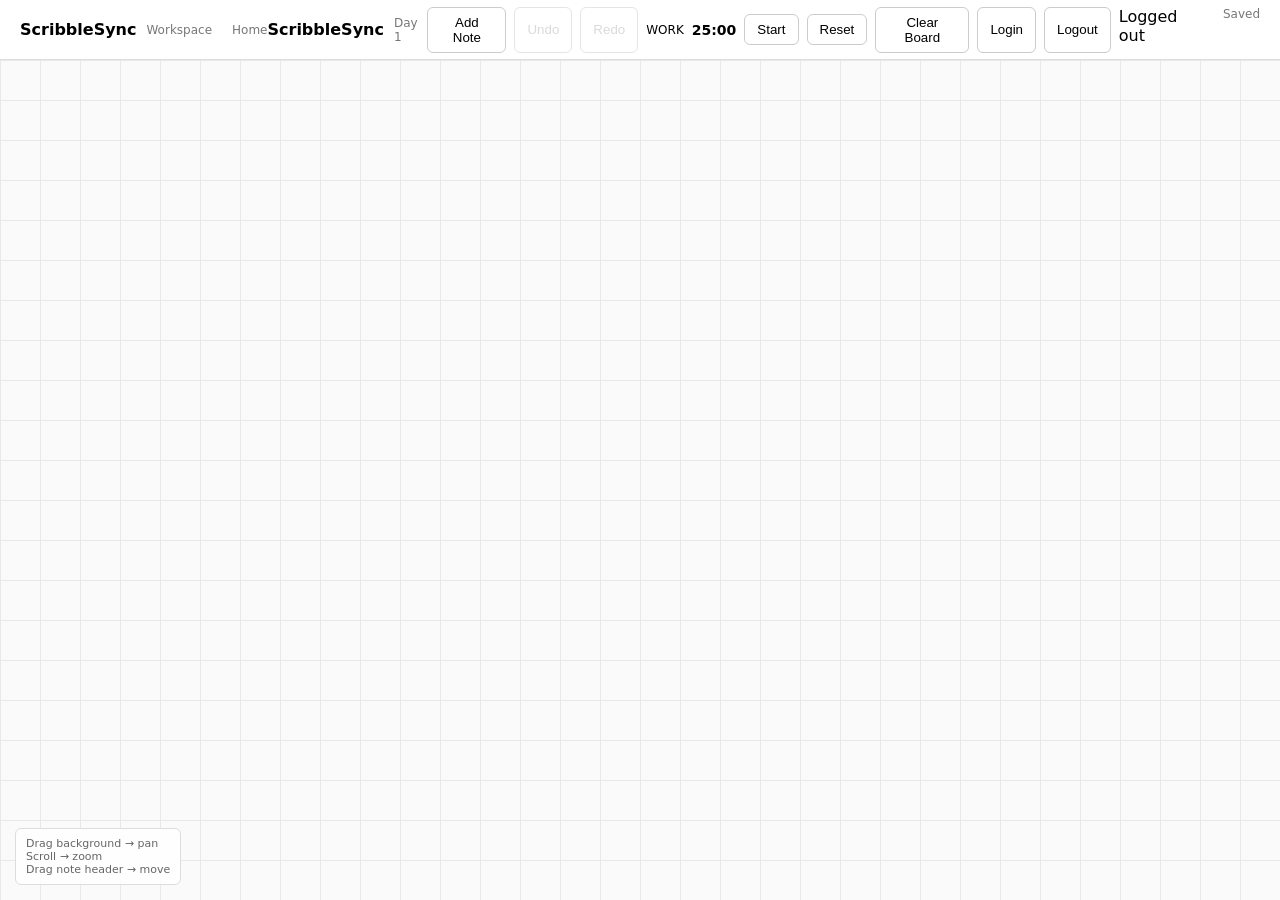
<file: index.html>
<!DOCTYPE html>
<html lang="en">
<head>
    <meta charset="UTF-8">
    <meta name="viewport" content="width=device-width, initial-scale=1.0">

    <title>ScribbleSync</title>

    <link rel="stylesheet" href="./css/style.css">
</head>

<body>

<div id="app">

    <header id="toolbar">
        <div class="brand">

    <strong>ScribbleSync</strong>

    <span>Workspace</span>

    <a
        href="./home.html"
        style="
            margin-left: 10px;
            font-size: 12px;
            color: #777;
            text-decoration: none;
        "
    >
        Home
    </a>

</div>
        <div class="brand">
            <strong>ScribbleSync</strong>
            <span>Day 1</span>
        </div>

        <div class="toolbar-actions">
            <button id="add-note-btn">Add Note</button>
            <button id="undo-btn" disabled>Undo</button>
            <button id="redo-btn" disabled>Redo</button>
            <div id="timer">

    <span id="timer-label">
        WORK
    </span>

    <strong id="timer-display">
        25:00
    </strong>

    <button id="timer-start">
        Start
    </button>

    <button id="timer-reset">
        Reset
    </button>

</div>

            <button id="clear-board-btn">Clear Board</button>
            <button id="login-btn">Login</button>
            <button id="logout-btn">Logout</button>
            <span id="session-status">Logged out</span>
            <span id="save-status">Saved</span>
        </div>
    </header>

    <main id="canvas-viewport">
        <div id="canvas-world"></div>

        <div id="help">
            Drag background → pan<br>
            Scroll → zoom<br>
            Drag note header → move
        </div>
    </main>

</div>

<script type="module" src="./js/main.js"></script>

</body>
</html>
</file>
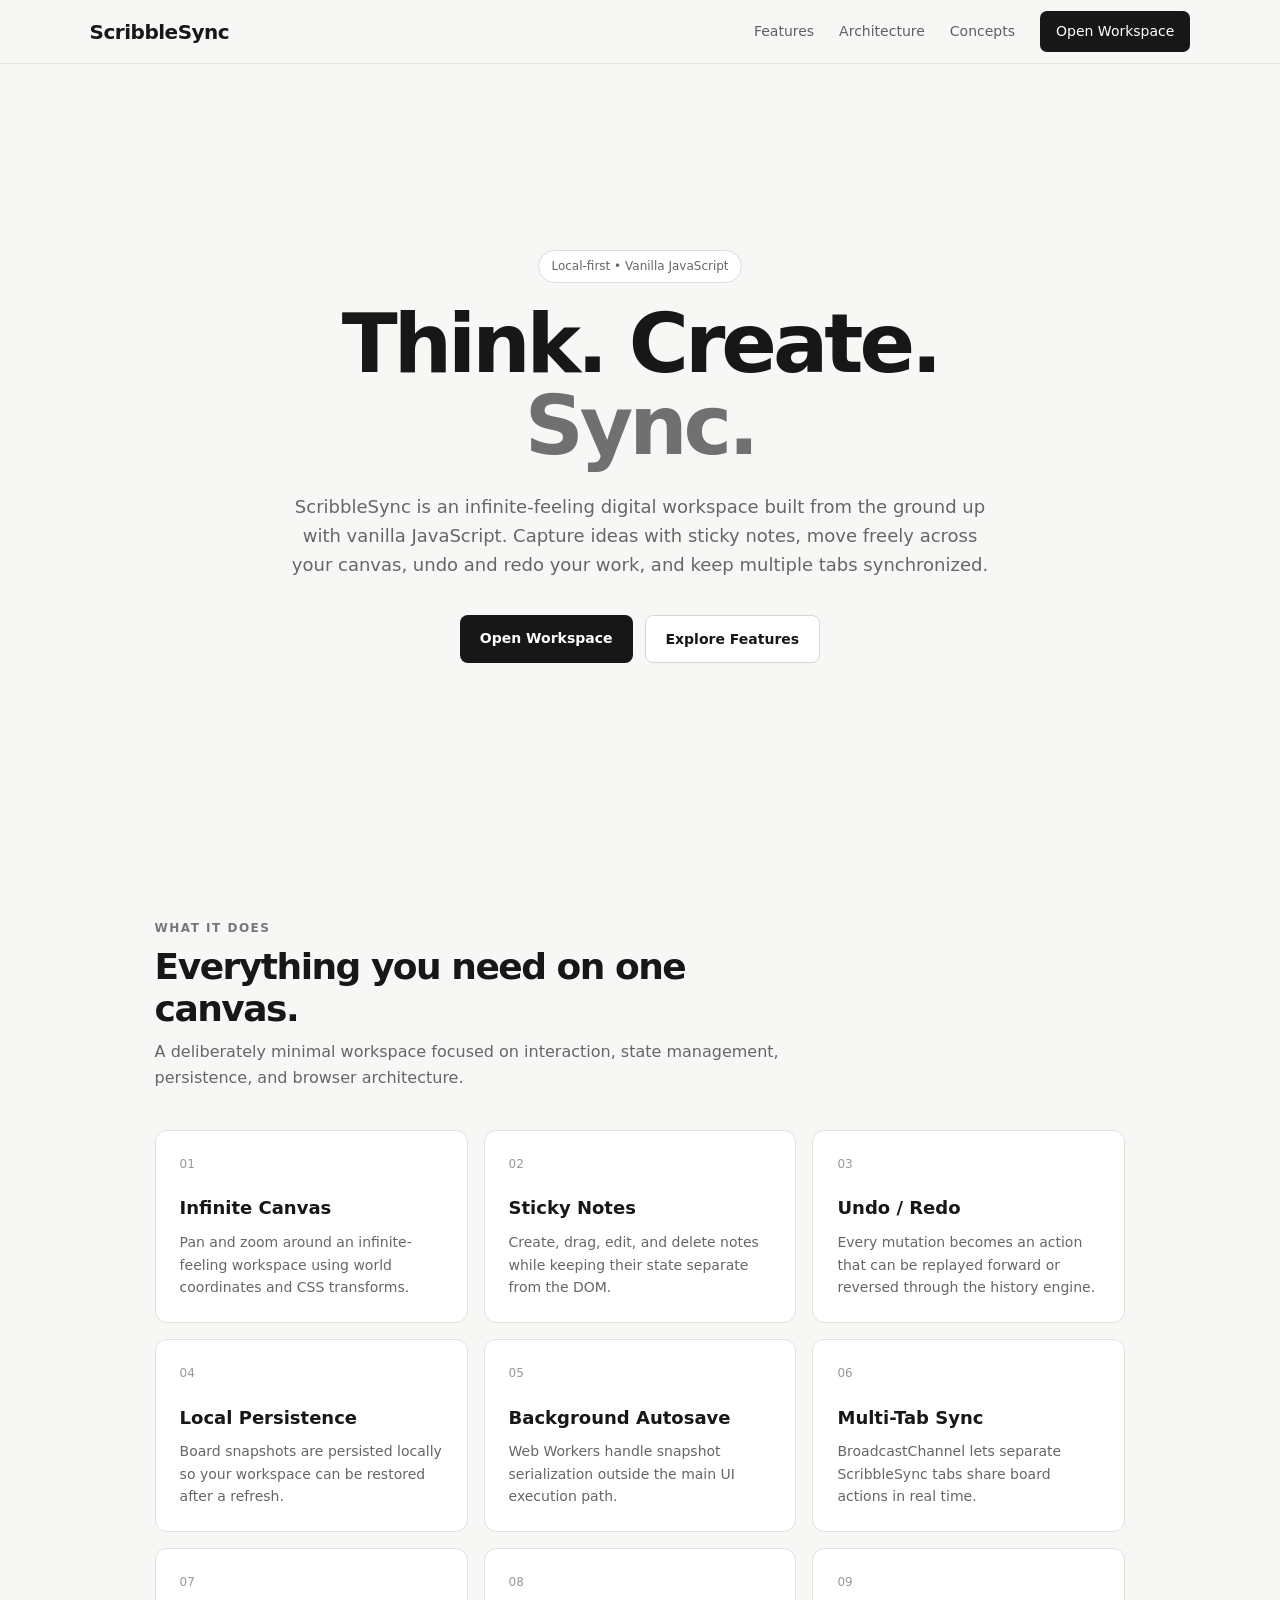
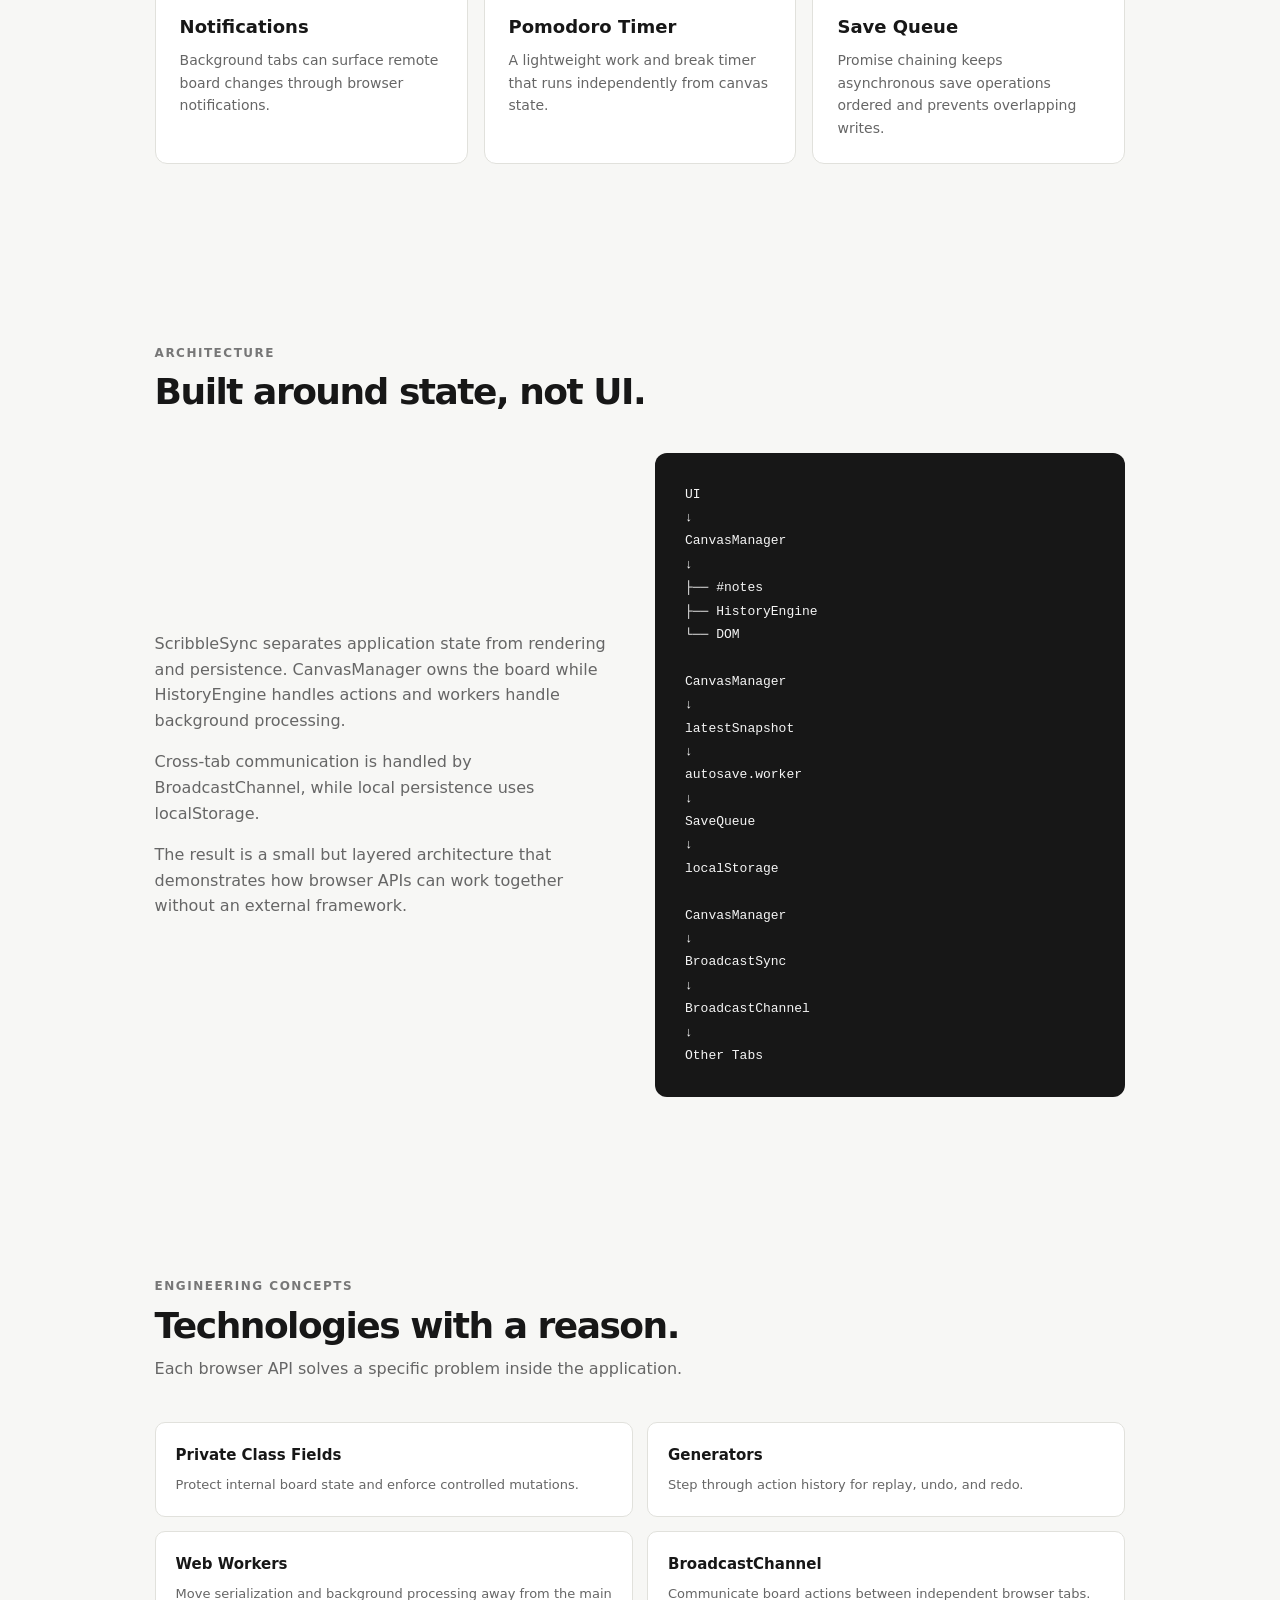
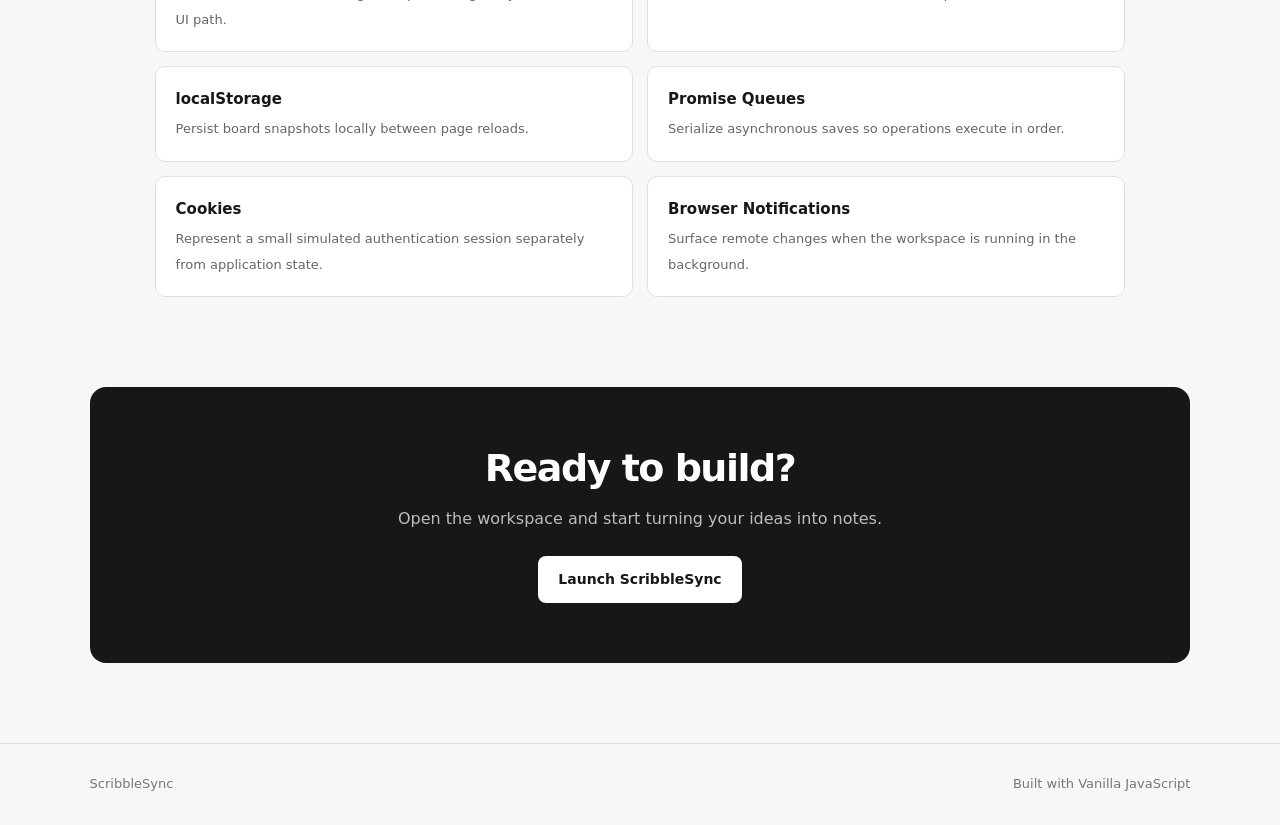
<file: home.html>
<!DOCTYPE html>
<html lang="en">

<head>

    <meta charset="UTF-8">

    <meta
        name="viewport"
        content="width=device-width, initial-scale=1.0"
    >

    <title>ScribbleSync — Local-First Workspace</title>

    <link
        rel="stylesheet"
        href="./css/homepage.css"
    >

</head>


<body>


    <!-- ================= NAVBAR ================= -->

    <nav class="navbar">

        <a
            href="./homepage.html"
            class="logo"
        >
            ScribbleSync
        </a>


        <div class="nav-links">

            <a href="#features">
                Features
            </a>

            <a href="#architecture">
                Architecture
            </a>

            <a href="#concepts">
                Concepts
            </a>

            <a
                href="./index.html"
                class="launch-button"
            >
                Open Workspace
            </a>

        </div>

    </nav>



    <!-- ================= HERO ================= -->

    <section class="hero">

        <div class="hero-content">

            <div class="badge">
                Local-first • Vanilla JavaScript
            </div>


            <h1>
                Think. Create.
                <span>Sync.</span>
            </h1>


            <p>
                ScribbleSync is an infinite-feeling digital
                workspace built from the ground up with
                vanilla JavaScript. Capture ideas with
                sticky notes, move freely across your canvas,
                undo and redo your work, and keep multiple
                tabs synchronized.
            </p>


            <div class="hero-buttons">

                <a
                    href="./index.html"
                    class="primary-button"
                >
                    Open Workspace
                </a>


                <a
                    href="#features"
                    class="secondary-button"
                >
                    Explore Features
                </a>

            </div>

        </div>

    </section>



    <!-- ================= FEATURES ================= -->

    <section
        class="section"
        id="features"
    >

        <div class="section-header">

            <div class="section-label">
                What it does
            </div>


            <h2>
                Everything you need
                on one canvas.
            </h2>


            <p>
                A deliberately minimal workspace focused on
                interaction, state management, persistence,
                and browser architecture.
            </p>

        </div>


        <div class="features">


            <div class="feature-card">

                <div class="feature-number">
                    01
                </div>

                <h3>
                    Infinite Canvas
                </h3>

                <p>
                    Pan and zoom around an infinite-feeling
                    workspace using world coordinates and
                    CSS transforms.
                </p>

            </div>


            <div class="feature-card">

                <div class="feature-number">
                    02
                </div>

                <h3>
                    Sticky Notes
                </h3>

                <p>
                    Create, drag, edit, and delete notes
                    while keeping their state separate
                    from the DOM.
                </p>

            </div>


            <div class="feature-card">

                <div class="feature-number">
                    03
                </div>

                <h3>
                    Undo / Redo
                </h3>

                <p>
                    Every mutation becomes an action that
                    can be replayed forward or reversed
                    through the history engine.
                </p>

            </div>


            <div class="feature-card">

                <div class="feature-number">
                    04
                </div>

                <h3>
                    Local Persistence
                </h3>

                <p>
                    Board snapshots are persisted locally
                    so your workspace can be restored
                    after a refresh.
                </p>

            </div>


            <div class="feature-card">

                <div class="feature-number">
                    05
                </div>

                <h3>
                    Background Autosave
                </h3>

                <p>
                    Web Workers handle snapshot serialization
                    outside the main UI execution path.
                </p>

            </div>


            <div class="feature-card">

                <div class="feature-number">
                    06
                </div>

                <h3>
                    Multi-Tab Sync
                </h3>

                <p>
                    BroadcastChannel lets separate
                    ScribbleSync tabs share board actions
                    in real time.
                </p>

            </div>


            <div class="feature-card">

                <div class="feature-number">
                    07
                </div>

                <h3>
                    Notifications
                </h3>

                <p>
                    Background tabs can surface remote
                    board changes through browser
                    notifications.
                </p>

            </div>


            <div class="feature-card">

                <div class="feature-number">
                    08
                </div>

                <h3>
                    Pomodoro Timer
                </h3>

                <p>
                    A lightweight work and break timer
                    that runs independently from canvas
                    state.
                </p>

            </div>


            <div class="feature-card">

                <div class="feature-number">
                    09
                </div>

                <h3>
                    Save Queue
                </h3>

                <p>
                    Promise chaining keeps asynchronous
                    save operations ordered and prevents
                    overlapping writes.
                </p>

            </div>


        </div>

    </section>



    <!-- ================= ARCHITECTURE ================= -->

    <section
        class="section"
        id="architecture"
    >

        <div class="section-header">

            <div class="section-label">
                Architecture
            </div>


            <h2>
                Built around state,
                not UI.
            </h2>

        </div>


        <div class="architecture">


            <div class="architecture-text">

                <p>
                    ScribbleSync separates application state
                    from rendering and persistence.
                    CanvasManager owns the board while
                    HistoryEngine handles actions and
                    workers handle background processing.
                </p>


                <p>
                    Cross-tab communication is handled by
                    BroadcastChannel, while local persistence
                    uses localStorage.
                </p>


                <p>
                    The result is a small but layered
                    architecture that demonstrates how
                    browser APIs can work together without
                    an external framework.
                </p>

            </div>


            <div class="architecture-diagram">

                UI
                <br>
                ↓
                <br>
                CanvasManager
                <br>
                ↓
                <br>
                ├── #notes
                <br>
                ├── HistoryEngine
                <br>
                └── DOM
                <br>
                <br>
                CanvasManager
                <br>
                ↓
                <br>
                latestSnapshot
                <br>
                ↓
                <br>
                autosave.worker
                <br>
                ↓
                <br>
                SaveQueue
                <br>
                ↓
                <br>
                localStorage
                <br>
                <br>
                CanvasManager
                <br>
                ↓
                <br>
                BroadcastSync
                <br>
                ↓
                <br>
                BroadcastChannel
                <br>
                ↓
                <br>
                Other Tabs

            </div>

        </div>

    </section>



    <!-- ================= CONCEPTS ================= -->

    <section
        class="section"
        id="concepts"
    >

        <div class="section-header">

            <div class="section-label">
                Engineering Concepts
            </div>


            <h2>
                Technologies with a reason.
            </h2>


            <p>
                Each browser API solves a specific problem
                inside the application.
            </p>

        </div>


        <div class="concepts">


            <div class="concept">

                <strong>
                    Private Class Fields
                </strong>

                <span>
                    Protect internal board state and
                    enforce controlled mutations.
                </span>

            </div>


            <div class="concept">

                <strong>
                    Generators
                </strong>

                <span>
                    Step through action history for
                    replay, undo, and redo.
                </span>

            </div>


            <div class="concept">

                <strong>
                    Web Workers
                </strong>

                <span>
                    Move serialization and background
                    processing away from the main UI path.
                </span>

            </div>


            <div class="concept">

                <strong>
                    BroadcastChannel
                </strong>

                <span>
                    Communicate board actions between
                    independent browser tabs.
                </span>

            </div>


            <div class="concept">

                <strong>
                    localStorage
                </strong>

                <span>
                    Persist board snapshots locally
                    between page reloads.
                </span>

            </div>


            <div class="concept">

                <strong>
                    Promise Queues
                </strong>

                <span>
                    Serialize asynchronous saves so
                    operations execute in order.
                </span>

            </div>


            <div class="concept">

                <strong>
                    Cookies
                </strong>

                <span>
                    Represent a small simulated
                    authentication session separately
                    from application state.
                </span>

            </div>


            <div class="concept">

                <strong>
                    Browser Notifications
                </strong>

                <span>
                    Surface remote changes when the
                    workspace is running in the background.
                </span>

            </div>

        </div>

    </section>



    <!-- ================= CTA ================= -->

    <section class="cta">

        <h2>
            Ready to build?
        </h2>


        <p>
            Open the workspace and start turning your
            ideas into notes.
        </p>


        <a
            href="./index.html"
            class="cta-button"
        >
            Launch ScribbleSync
        </a>

    </section>



    <!-- ================= FOOTER ================= -->

    <footer>

        <span>
            ScribbleSync
        </span>


        <span>
            Built with Vanilla JavaScript
        </span>

    </footer>


</body>

</html>
</file>
<file: css/style.css>
* {
    box-sizing: border-box;
}

html,
body {
    width: 100%;
    height: 100%;
    margin: 0;
    overflow: hidden;

    font-family: system-ui, -apple-system, BlinkMacSystemFont, "Segoe UI", sans-serif;
}

body {
    background: #f4f4f4;
}

#app {
    width: 100vw;
    height: 100vh;
}


#toolbar {
    position: fixed;
    top: 0;
    left: 0;

    width: 100%;
    height: 60px;

    display: flex;
    align-items: center;
    justify-content: space-between;

    padding: 0 20px;

    background: white;
    border-bottom: 1px solid #ddd;

    z-index: 10000;
}

.brand {
    display: flex;
    align-items: center;
    gap: 10px;
}

.brand span {
    font-size: 12px;
    color: #777;
}

.toolbar-actions {
    display: flex;
    gap: 8px;
}

button {
    border: 1px solid #ccc;
    background: white;
    padding: 7px 12px;
    border-radius: 6px;
    cursor: pointer;
}

button:hover:not(:disabled) {
    background: #f0f0f0;
}

button:disabled {
    opacity: 0.5;
    cursor: not-allowed;
}


#canvas-viewport {
    position: absolute;

    top: 60px;
    left: 0;
    right: 0;
    bottom: 0;

    overflow: hidden;

    background-color: #fafafa;

    background-image:
        linear-gradient(#e8e8e8 1px, transparent 1px),
        linear-gradient(90deg, #e8e8e8 1px, transparent 1px);

    background-size: 40px 40px;

    cursor: grab;
}

#canvas-viewport.is-panning {
    cursor: grabbing;
}


#canvas-world {
    position: absolute;

    left: 0;
    top: 0;

    width: 0;
    height: 0;

    transform-origin: 0 0;
}


.sticky-note {
    position: absolute;

    display: flex;
    flex-direction: column;

    width: 180px;
    height: 130px;

    background: #fff59d;
    border: 1px solid #e5db70;
    border-radius: 8px;

    box-shadow: 0 4px 12px rgba(0, 0, 0, 0.12);

    user-select: none;
}

.sticky-note.active {
    outline: 2px solid #555;
}

.note-header {
    height: 28px;

    display: flex;
    align-items: center;
    justify-content: space-between;

    padding: 0 7px;

    cursor: move;

    border-bottom: 1px solid rgba(0, 0, 0, 0.08);
}

.note-title {
    font-size: 11px;
    color: #777;
}

.delete-note {
    padding: 0;

    width: 22px;
    height: 22px;

    border: none;
    background: transparent;

    font-size: 16px;
}

.delete-note:hover {
    background: rgba(0, 0, 0, 0.08);
}

.note-content {
    flex: 1;

    padding: 10px;

    outline: none;

    overflow: auto;

    white-space: pre-wrap;
    word-break: break-word;

    user-select: text;
}

.note-content:focus {
    background: rgba(255, 255, 255, 0.15);
}


#help {
    position: absolute;

    left: 15px;
    bottom: 15px;

    padding: 8px 10px;

    background: rgba(255, 255, 255, 0.9);

    border: 1px solid #ddd;
    border-radius: 6px;

    font-size: 11px;
    color: #666;

    pointer-events: none;
}
#save-status {
    font-size: 12px;
    color: #777;
    margin-left: 10px;
}

#timer {
    display: flex;
    align-items: center;
    gap: 8px;

    font-size: 12px;
}

#timer-display {
    font-size: 14px;
    min-width: 42px;
}
</file>
<file: css/homepage.css>
* {
    box-sizing: border-box;
}


html {
    scroll-behavior: smooth;
}


body {

    margin: 0;

    font-family:
        system-ui,
        -apple-system,
        BlinkMacSystemFont,
        "Segoe UI",
        sans-serif;

    color: #171717;

    background: #f7f7f5;

    line-height: 1.6;
}


a {
    color: inherit;
    text-decoration: none;
}


/* ================= NAVBAR ================= */

.navbar {

    position: sticky;

    top: 0;

    z-index: 100;

    height: 64px;

    display: flex;

    align-items: center;

    justify-content: space-between;

    padding: 0 7%;

    background:
        rgba(247, 247, 245, 0.92);

    backdrop-filter:
        blur(10px);

    border-bottom:
        1px solid #e2e2df;
}


.logo {

    font-size: 20px;

    font-weight: 700;

    letter-spacing: -0.5px;
}


.nav-links {

    display: flex;

    align-items: center;

    gap: 25px;

    font-size: 14px;
}


.nav-links a {

    color: #606060;

    transition:
        color 0.2s ease;
}


.nav-links a:hover {

    color: #111;
}


.launch-button {

    padding: 9px 16px;

    border-radius: 7px;

    background: #171717;

    color: white !important;
}


/* ================= HERO ================= */

.hero {

    min-height: 85vh;

    display: flex;

    align-items: center;

    justify-content: center;

    padding: 90px 7% 70px;

    text-align: center;
}


.hero-content {

    max-width: 850px;
}


.badge {

    display: inline-block;

    padding: 6px 12px;

    margin-bottom: 20px;

    border:
        1px solid #ddddda;

    border-radius: 999px;

    background: white;

    font-size: 12px;

    color: #666;
}


.hero h1 {

    margin: 0;

    font-size:
        clamp(45px, 7vw, 82px);

    line-height: 1;

    letter-spacing: -4px;
}


.hero h1 span {

    color: #707070;
}


.hero p {

    max-width: 700px;

    margin: 26px auto 0;

    font-size: 18px;

    color: #666;
}


.hero-buttons {

    display: flex;

    justify-content: center;

    gap: 12px;

    margin-top: 35px;
}


.primary-button,
.secondary-button {

    padding: 12px 20px;

    border-radius: 8px;

    font-size: 14px;

    font-weight: 600;
}


.primary-button {

    background: #171717;

    color: white;
}


.secondary-button {

    border:
        1px solid #d7d7d2;

    background: white;
}


/* ================= GENERAL SECTION ================= */

.section {

    max-width: 1150px;

    margin: auto;

    padding:
        90px 7%;
}


.section-header {

    max-width: 650px;

    margin-bottom: 40px;
}


.section-header p {

    color: #666;

    margin-top: 10px;
}


.section-label {

    font-size: 12px;

    font-weight: 700;

    letter-spacing: 1.5px;

    color: #777;

    text-transform:
        uppercase;
}


h2 {

    margin: 8px 0 0;

    font-size: 36px;

    letter-spacing: -1.5px;

    line-height: 1.15;
}


/* ================= FEATURES ================= */

.features {

    display: grid;

    grid-template-columns:
        repeat(3, 1fr);

    gap: 16px;
}


.feature-card {

    min-height: 190px;

    padding: 24px;

    background: white;

    border:
        1px solid #e1e1dc;

    border-radius: 12px;

    transition:
        transform 0.2s ease,
        box-shadow 0.2s ease;
}


.feature-card:hover {

    transform:
        translateY(-3px);

    box-shadow:
        0 10px 30px
        rgba(0, 0, 0, 0.05);
}


.feature-number {

    font-size: 12px;

    color: #999;

    margin-bottom: 20px;
}


.feature-card h3 {

    margin: 0 0 8px;

    font-size: 18px;
}


.feature-card p {

    margin: 0;

    font-size: 14px;

    color: #666;
}


/* ================= ARCHITECTURE ================= */

.architecture {

    display: grid;

    grid-template-columns:
        1fr 1fr;

    gap: 30px;

    align-items: center;
}


.architecture-text p {

    color: #666;
}


.architecture-diagram {

    padding: 30px;

    border-radius: 12px;

    background: #171717;

    color: #f5f5f5;

    font-family:
        "SFMono-Regular",
        Consolas,
        monospace;

    font-size: 13px;

    line-height: 1.8;

    overflow-x: auto;
}


/* ================= CONCEPTS ================= */

.concepts {

    display: grid;

    grid-template-columns:
        repeat(2, 1fr);

    gap: 14px;
}


.concept {

    padding: 20px;

    background: white;

    border:
        1px solid #e1e1dc;

    border-radius: 10px;
}


.concept strong {

    display: block;

    margin-bottom: 4px;

    font-size: 15px;
}


.concept span {

    font-size: 13px;

    color: #666;
}


/* ================= CTA ================= */

.cta {

    margin:
        0 7% 80px;

    padding:
        60px 30px;

    border-radius: 16px;

    background: #171717;

    color: white;

    text-align: center;
}


.cta h2 {

    margin: 0;

    font-size: 38px;
}


.cta p {

    max-width: 600px;

    margin: 15px auto 25px;

    color: #bdbdbd;
}


.cta-button {

    display: inline-block;

    padding: 12px 20px;

    border-radius: 8px;

    background: white;

    color: #171717;

    font-size: 14px;

    font-weight: 600;
}


/* ================= FOOTER ================= */

footer {

    padding:
        30px 7%;

    border-top:
        1px solid #e1e1dc;

    color: #777;

    font-size: 13px;

    display: flex;

    justify-content: space-between;
}


/* ================= RESPONSIVE ================= */

@media (
    max-width: 850px
) {

    .features {

        grid-template-columns:
            1fr 1fr;

    }


    .architecture {

        grid-template-columns:
            1fr;

    }

}


@media (
    max-width: 600px
) {

    .navbar {

        padding:
            0 5%;

    }


    .nav-links a:not(
        .launch-button
    ) {

        display: none;

    }


    .hero {

        padding:
            70px 5%;

    }


    .hero h1 {

        letter-spacing:
            -2px;

    }


    .hero-buttons {

        flex-direction:
            column;

    }


    .features,
    .concepts {

        grid-template-columns:
            1fr;

    }


    .section {

        padding:
            65px 5%;

    }


    .cta {

        margin:
            0 5% 50px;

    }


    footer {

        padding:
            25px 5%;

        flex-direction:
            column;

        gap: 5px;

    }

}
</file>
